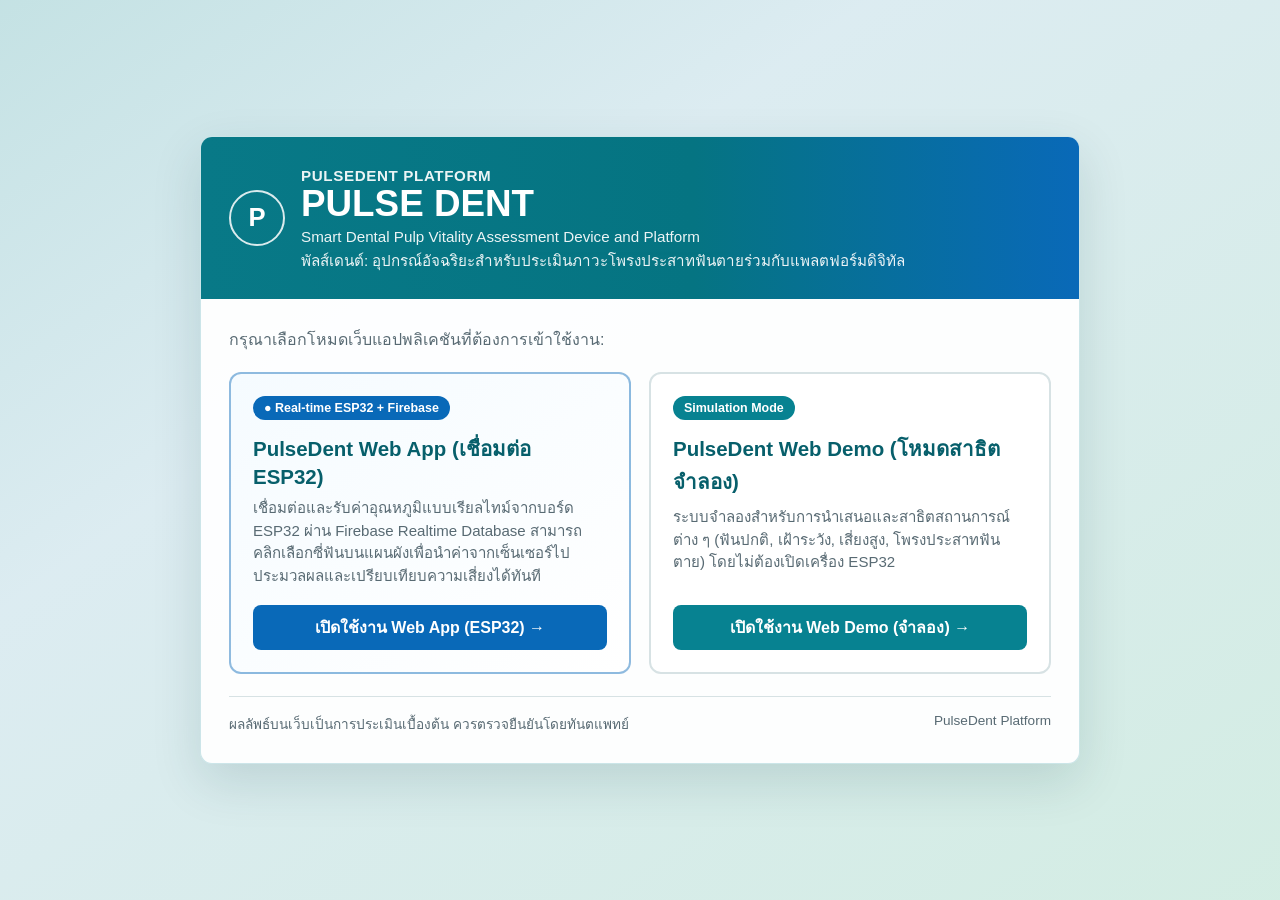
<file: index.html>
<!doctype html>
<html lang="th">
  <head>
    <meta charset="utf-8">
    <meta name="viewport" content="width=device-width, initial-scale=1">
    <title>PulseDent Platform — เลือกโหมดการใช้งาน</title>
    <link rel="icon" href="data:,">
    <style>
      :root {
        --ink: #17262c;
        --muted: #586a73;
        --line: #d7e2e4;
        --teal: #078291;
        --teal-dark: #075f6b;
        --blue: #0969b8;
        --green: #13a25c;
        --orange: #f39a23;
        --radius: 12px;
        --shadow: 0 18px 50px rgba(12, 64, 72, 0.14);
      }

      * {
        box-sizing: border-box;
      }

      body {
        min-height: 100vh;
        margin: 0;
        display: grid;
        place-items: center;
        padding: 24px;
        color: var(--ink);
        font-family: -apple-system, BlinkMacSystemFont, "Segoe UI", "Noto Sans Thai", sans-serif;
        background:
          linear-gradient(145deg, rgba(7, 130, 145, 0.18), rgba(9, 105, 184, 0.08) 34%, rgba(19, 162, 92, 0.12)),
          #eef7f6;
      }

      .portal-shell {
        width: min(880px, 100%);
        border: 1px solid rgba(7, 130, 145, 0.2);
        border-radius: var(--radius);
        background: rgba(255, 255, 255, 0.94);
        box-shadow: var(--shadow);
        overflow: hidden;
      }

      .portal-header {
        display: flex;
        align-items: center;
        gap: 16px;
        padding: 26px 28px;
        color: #fff;
        background: linear-gradient(90deg, #087987, #057482 56%, #0969b8);
      }

      .brand-mark {
        display: grid;
        flex: 0 0 56px;
        width: 56px;
        height: 56px;
        place-items: center;
        border: 2px solid rgba(255, 255, 255, 0.85);
        border-radius: 50%;
        font-size: 1.6rem;
        font-weight: 800;
      }

      .portal-header h1 {
        margin: 0;
        font-size: clamp(1.6rem, 3.5vw, 2.3rem);
        line-height: 1.1;
      }

      .portal-header p {
        margin: 4px 0 0;
        opacity: 0.92;
        font-size: 0.95rem;
      }

      .eyebrow {
        margin: 0 0 4px;
        font-size: 0.76rem;
        font-weight: 800;
        letter-spacing: 0.04em;
        text-transform: uppercase;
        opacity: 0.9;
      }

      .portal-body {
        padding: 28px;
      }

      .portal-intro {
        margin: 0 0 20px;
        color: var(--muted);
        font-size: 1rem;
      }

      .mode-grid {
        display: grid;
        grid-template-columns: repeat(auto-fit, minmax(290px, 1fr));
        gap: 18px;
      }

      .mode-card {
        display: flex;
        flex-direction: column;
        justify-content: space-between;
        padding: 22px;
        border: 2px solid var(--line);
        border-radius: var(--radius);
        background: #fff;
        text-decoration: none;
        color: inherit;
        transition: transform 160ms ease, border-color 160ms ease, box-shadow 160ms ease;
      }

      .mode-card:hover,
      .mode-card:focus-visible {
        transform: translateY(-3px);
        border-color: var(--teal);
        box-shadow: 0 12px 30px rgba(7, 130, 145, 0.16);
        outline: none;
      }

      .mode-card.primary {
        border-color: rgba(9, 105, 184, 0.45);
        background: linear-gradient(145deg, #f5fbff, #ffffff);
      }

      .badge {
        display: inline-flex;
        align-self: flex-start;
        align-items: center;
        gap: 6px;
        padding: 5px 11px;
        border-radius: 999px;
        font-size: 0.78rem;
        font-weight: 800;
        color: #fff;
        margin-bottom: 12px;
      }

      .badge.live {
        background: var(--blue);
      }

      .badge.demo {
        background: var(--teal);
      }

      .mode-card h2 {
        margin: 0 0 8px;
        font-size: 1.28rem;
        color: var(--teal-dark);
      }

      .mode-card p {
        margin: 0 0 18px;
        color: var(--muted);
        font-size: 0.94rem;
        line-height: 1.5;
      }

      .cta-button {
        display: inline-flex;
        align-items: center;
        justify-content: center;
        min-height: 42px;
        padding: 10px 16px;
        border-radius: 8px;
        font-weight: 800;
        color: #fff;
        background: var(--blue);
      }

      .mode-card.demo-card .cta-button {
        background: var(--teal);
      }

      .portal-footer {
        margin-top: 22px;
        padding-top: 16px;
        border-top: 1px solid var(--line);
        color: var(--muted);
        font-size: 0.85rem;
        display: flex;
        flex-wrap: wrap;
        justify-content: space-between;
        gap: 8px;
      }
    </style>
  </head>
  <body>
    <main class="portal-shell">
      <header class="portal-header">
        <span class="brand-mark" aria-hidden="true">P</span>
        <div>
          <p class="eyebrow">PulseDent Platform</p>
          <h1>PULSE DENT</h1>
          <p>Smart Dental Pulp Vitality Assessment Device and Platform</p>
          <p>พัลส์เดนต์: อุปกรณ์อัจฉริยะสำหรับประเมินภาวะโพรงประสาทฟันตายร่วมกับแพลตฟอร์มดิจิทัล</p>
        </div>
      </header>

      <section class="portal-body">
        <p class="portal-intro">กรุณาเลือกโหมดเว็บแอปพลิเคชันที่ต้องการเข้าใช้งาน:</p>

        <div class="mode-grid">
          <a class="mode-card primary" href="./web_app/index.html">
            <div>
              <span class="badge live">● Real-time ESP32 + Firebase</span>
              <h2>PulseDent Web App (เชื่อมต่อ ESP32)</h2>
              <p>
                เชื่อมต่อและรับค่าอุณหภูมิแบบเรียลไทม์จากบอร์ด ESP32 ผ่าน Firebase Realtime Database
                สามารถคลิกเลือกซี่ฟันบนแผนผังเพื่อนำค่าจากเซ็นเซอร์ไปประมวลผลและเปรียบเทียบความเสี่ยงได้ทันที
              </p>
            </div>
            <span class="cta-button">เปิดใช้งาน Web App (ESP32) →</span>
          </a>

          <a class="mode-card demo-card" href="./web_demo/index.html">
            <div>
              <span class="badge demo">Simulation Mode</span>
              <h2>PulseDent Web Demo (โหมดสาธิตจำลอง)</h2>
              <p>
                ระบบจำลองสำหรับการนำเสนอและสาธิตสถานการณ์ต่าง ๆ (ฟันปกติ, เฝ้าระวัง, เสี่ยงสูง, โพรงประสาทฟันตาย)
                โดยไม่ต้องเปิดเครื่อง ESP32
              </p>
            </div>
            <span class="cta-button">เปิดใช้งาน Web Demo (จำลอง) →</span>
          </a>
        </div>

        <footer class="portal-footer">
          <span>ผลลัพธ์บนเว็บเป็นการประเมินเบื้องต้น ควรตรวจยืนยันโดยทันตแพทย์</span>
          <span>PulseDent Platform</span>
        </footer>
      </section>
    </main>
  </body>
</html>
</file>
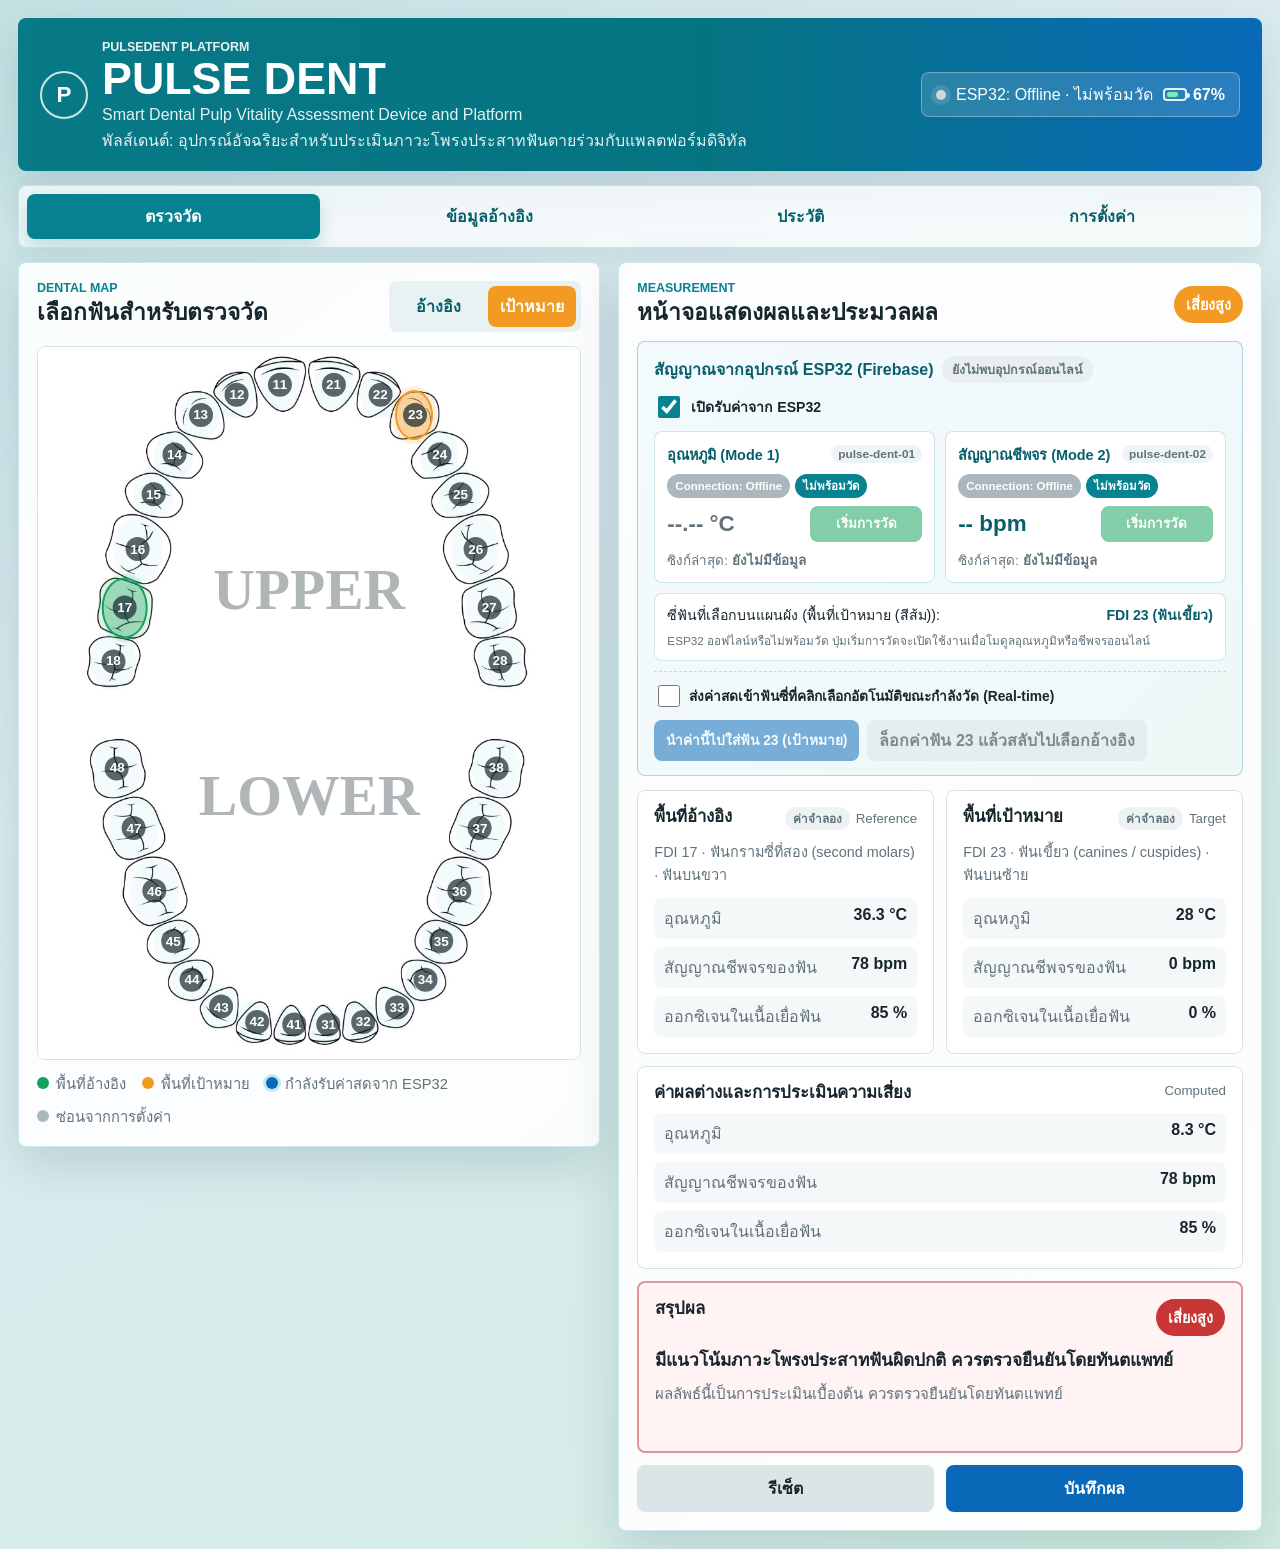
<file: web_app/index.html>
<!doctype html>
<html lang="th">
  <head>
    <meta charset="utf-8">
    <meta name="viewport" content="width=device-width, initial-scale=1">
    <title>PulseDent Platform</title>
    <link rel="icon" href="data:,">
    <link rel="stylesheet" href="style.css">
  </head>
  <body>
    <div class="app-shell">
      <header class="topbar">
        <div class="brand">
          <span class="brand-mark" aria-hidden="true">P</span>
          <div>
            <p class="eyebrow">PulseDent Platform</p>
            <h1>PULSE DENT</h1>
            <p>Smart Dental Pulp Vitality Assessment Device and Platform</p>
            <p>พัลส์เดนต์: อุปกรณ์อัจฉริยะสำหรับประเมินภาวะโพรงประสาทฟันตายร่วมกับแพลตฟอร์มดิจิทัล</p>
          </div>
        </div>
        <div class="device-status" id="headerDeviceStatus" aria-label="สถานะอุปกรณ์">
          <span class="status-dot" id="headerStatusDot" aria-hidden="true"></span>
          <span id="headerStatusText">เชื่อมต่อสำเร็จ</span>
          <span class="battery-status" id="batteryStatus" aria-label="แบตเตอรี่อุปกรณ์">
            <span class="battery-icon" aria-hidden="true"><span></span></span>
            <strong id="batteryText">67%</strong>
          </span>
        </div>
      </header>

      <nav class="tabbar" aria-label="PulseDent navigation">
        <button class="tab-button active" type="button" data-tab="dashboard">ตรวจวัด</button>
        <button class="tab-button" type="button" data-tab="simulation">ข้อมูลอ้างอิง</button>
        <button class="tab-button" type="button" data-tab="history">ประวัติ</button>
        <button class="tab-button" type="button" data-tab="settings">การตั้งค่า</button>
      </nav>

      <main>
        <section class="tab-panel active" id="dashboard" aria-labelledby="dashboard-tab">
          <div class="dashboard-grid">
            <section class="map-panel" aria-label="แผนผังฟันสำหรับเลือกพื้นที่ตรวจ">
              <div class="panel-heading compact">
                <div>
                  <p class="eyebrow">Dental Map</p>
                  <h2>เลือกฟันสำหรับตรวจวัด</h2>
                </div>
                <div class="mode-switch" role="group" aria-label="เลือกโหมดพื้นที่ตรวจ">
                  <button class="mode-button active" type="button" data-mode="reference">อ้างอิง</button>
                  <button class="mode-button" type="button" data-mode="target">เป้าหมาย</button>
                </div>
              </div>

              <div class="tooth-map" id="toothMap">
                <img src="tooth_01.jpg" alt="แผนผังฟันสำหรับระบบ PulseDent">
                <div class="arch-label upper-label" aria-hidden="true">UPPER</div>
                <div class="arch-label lower-label" aria-hidden="true">LOWER</div>
                <div class="tooth-layer" id="toothLayer" aria-label="ปุ่มเลือกฟัน"></div>
              </div>

              <div class="legend" aria-label="คำอธิบายสี">
                <span><i class="legend-dot reference-dot"></i>พื้นที่อ้างอิง</span>
                <span><i class="legend-dot target-dot"></i>พื้นที่เป้าหมาย</span>
                <span><i class="legend-dot live-dot"></i>กำลังรับค่าสดจาก ESP32</span>
                <span><i class="legend-dot hidden-dot"></i>ซ่อนจากการตั้งค่า</span>
              </div>
            </section>

            <section class="results-panel" aria-label="ผลการตรวจวัดจำลอง">
              <div class="panel-heading">
                <div>
                  <p class="eyebrow">Measurement</p>
                  <h2>หน้าจอแสดงผลและประมวลผล</h2>
                </div>
                <span class="scenario-badge" id="scenarioBadge">เสี่ยงสูง</span>
              </div>

              <article class="live-sensor-card" id="liveSensorCard" aria-live="polite"></article>

              <div class="measurement-grid">
                <article class="metric-card" id="referenceCard"></article>
                <article class="metric-card" id="targetCard"></article>
                <article class="metric-card wide" id="differenceCard"></article>
                <article class="risk-card wide" id="riskCard"></article>
              </div>

              <div class="actions">
                <button class="secondary-button" id="resetButton" type="button">รีเซ็ต</button>
                <button class="primary-button" id="saveButton" type="button">บันทึกผล</button>
              </div>
            </section>
          </div>
        </section>

        <section class="tab-panel" id="simulation">
          <div class="work-panel">
            <div class="panel-heading">
              <div>
                <p class="eyebrow">Simulation Control</p>
                <h2>ควบคุมสถานการณ์จำลอง</h2>
              </div>
              <span class="scenario-badge" id="simulationStatus">เสี่ยงสูง</span>
            </div>
            <div class="scenario-grid" id="scenarioGrid"></div>
          </div>
        </section>

        <section class="tab-panel" id="history">
          <div class="work-panel">
            <div class="panel-heading">
              <div>
                <p class="eyebrow">Patient Record</p>
                <h2>ประวัติการตรวจจำลอง</h2>
              </div>
              <button class="secondary-button small" id="clearHistoryButton" type="button">ล้างประวัติ</button>
            </div>
            <div class="table-wrap">
              <table>
                <thead>
                  <tr>
                    <th>วันที่</th>
                    <th>ผู้รับการตรวจ</th>
                    <th>ฟันอ้างอิง</th>
                    <th>ฟันเป้าหมาย</th>
                    <th>ผลต่างอุณหภูมิ</th>
                    <th>ผลต่างชีพจร</th>
                    <th>ผลต่างออกซิเจน</th>
                    <th>ผลประเมิน</th>
                  </tr>
                </thead>
                <tbody id="historyBody"></tbody>
              </table>
            </div>
          </div>
        </section>

        <section class="tab-panel" id="settings">
          <div class="settings-grid">
            <section class="settings-card">
              <div class="panel-heading compact">
                <div>
                  <p class="eyebrow">Display</p>
                  <h2>ข้อมูลที่แสดงหน้าหลัก</h2>
                </div>
              </div>
              <div class="settings-list" id="displaySettings"></div>
            </section>

            <section class="settings-card">
              <div class="panel-heading compact">
                <div>
                  <p class="eyebrow">Tooth Groups</p>
                  <h2>กลุ่มฟันที่กดเลือกได้</h2>
                </div>
              </div>
              <div class="settings-list" id="groupSettings"></div>
            </section>

            <section class="settings-card">
              <div class="panel-heading compact">
                <div>
                  <p class="eyebrow">Threshold</p>
                  <h2>เกณฑ์ประเมินจำลอง</h2>
                </div>
              </div>
              <div class="threshold-grid" id="thresholdSettings"></div>
              <button class="secondary-button full" id="resetSettingsButton" type="button">คืนค่าตั้งต้น</button>
            </section>

            <section class="settings-card wide">
              <div class="panel-heading compact">
                <div>
                  <p class="eyebrow">ESP32 & Firebase Connection</p>
                  <h2>ตั้งค่าการรับข้อมูลจาก ESP32 (Firebase Realtime Database)</h2>
                </div>
              </div>
              <div class="firebase-settings-grid" id="firebaseSettings"></div>
            </section>
          </div>
        </section>
      </main>
    </div>

    <script src="script.js"></script>
  </body>
</html>
</file>
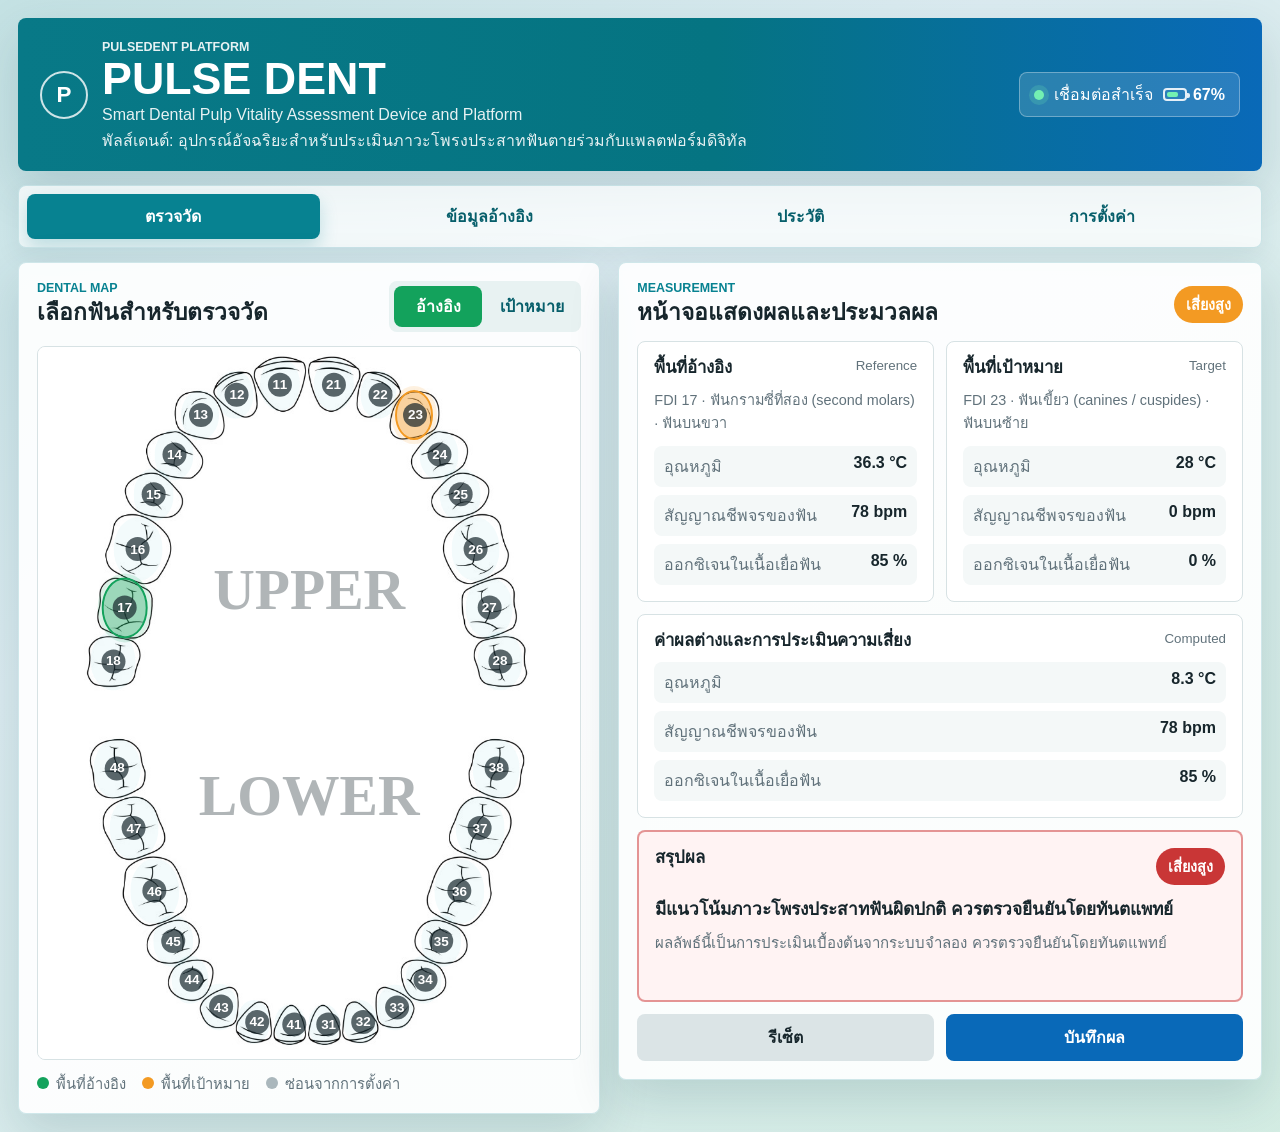
<file: web_demo/index.html>
<!doctype html>
<html lang="th">
  <head>
    <meta charset="utf-8">
    <meta name="viewport" content="width=device-width, initial-scale=1">
    <title>PulseDent Platform</title>
    <link rel="icon" href="data:,">
    <link rel="stylesheet" href="style.css">
  </head>
  <body>
    <div class="app-shell">
      <header class="topbar">
        <div class="brand">
          <span class="brand-mark" aria-hidden="true">P</span>
          <div>
            <p class="eyebrow">PulseDent Platform</p>
            <h1>PULSE DENT</h1>
            <p>Smart Dental Pulp Vitality Assessment Device and Platform</p>
            <p>พัลส์เดนต์: อุปกรณ์อัจฉริยะสำหรับประเมินภาวะโพรงประสาทฟันตายร่วมกับแพลตฟอร์มดิจิทัล</p>
          </div>
        </div>
        <div class="device-status" aria-label="สถานะอุปกรณ์จำลอง">
          <span class="status-dot" aria-hidden="true"></span>
          <span>เชื่อมต่อสำเร็จ</span>
          <span class="battery-status" id="batteryStatus" aria-label="แบตเตอรี่อุปกรณ์จำลอง">
            <span class="battery-icon" aria-hidden="true"><span></span></span>
            <strong id="batteryText">67%</strong>
          </span>
        </div>
      </header>

      <nav class="tabbar" aria-label="PulseDent navigation">
        <button class="tab-button active" type="button" data-tab="dashboard">ตรวจวัด</button>
        <button class="tab-button" type="button" data-tab="simulation">ข้อมูลอ้างอิง</button>
        <button class="tab-button" type="button" data-tab="history">ประวัติ</button>
        <button class="tab-button" type="button" data-tab="settings">การตั้งค่า</button>
      </nav>

      <main>
        <section class="tab-panel active" id="dashboard" aria-labelledby="dashboard-tab">
          <div class="dashboard-grid">
            <section class="map-panel" aria-label="แผนผังฟันสำหรับเลือกพื้นที่ตรวจ">
              <div class="panel-heading compact">
                <div>
                  <p class="eyebrow">Dental Map</p>
                  <h2>เลือกฟันสำหรับตรวจวัด</h2>
                </div>
                <div class="mode-switch" role="group" aria-label="เลือกโหมดพื้นที่ตรวจ">
                  <button class="mode-button active" type="button" data-mode="reference">อ้างอิง</button>
                  <button class="mode-button" type="button" data-mode="target">เป้าหมาย</button>
                </div>
              </div>

              <div class="tooth-map" id="toothMap">
                <img src="tooth_01.jpg" alt="แผนผังฟันสำหรับระบบ PulseDent">
                <div class="arch-label upper-label" aria-hidden="true">UPPER</div>
                <div class="arch-label lower-label" aria-hidden="true">LOWER</div>
                <div class="tooth-layer" id="toothLayer" aria-label="ปุ่มเลือกฟัน"></div>
              </div>

              <div class="legend" aria-label="คำอธิบายสี">
                <span><i class="legend-dot reference-dot"></i>พื้นที่อ้างอิง</span>
                <span><i class="legend-dot target-dot"></i>พื้นที่เป้าหมาย</span>
                <span><i class="legend-dot hidden-dot"></i>ซ่อนจากการตั้งค่า</span>
              </div>
            </section>

            <section class="results-panel" aria-label="ผลการตรวจวัดจำลอง">
              <div class="panel-heading">
                <div>
                  <p class="eyebrow">Measurement</p>
                  <h2>หน้าจอแสดงผลและประมวลผล</h2>
                </div>
                <span class="scenario-badge" id="scenarioBadge">เสี่ยงสูง</span>
              </div>

              <div class="measurement-grid">
                <article class="metric-card" id="referenceCard"></article>
                <article class="metric-card" id="targetCard"></article>
                <article class="metric-card wide" id="differenceCard"></article>
                <article class="risk-card wide" id="riskCard"></article>
              </div>

              <div class="actions">
                <button class="secondary-button" id="resetButton" type="button">รีเซ็ต</button>
                <button class="primary-button" id="saveButton" type="button">บันทึกผล</button>
              </div>
            </section>
          </div>
        </section>

        <section class="tab-panel" id="simulation">
          <div class="work-panel">
            <div class="panel-heading">
              <div>
                <p class="eyebrow">Simulation Control</p>
                <h2>ควบคุมสถานการณ์จำลอง</h2>
              </div>
              <span class="scenario-badge" id="simulationStatus">เสี่ยงสูง</span>
            </div>
            <div class="scenario-grid" id="scenarioGrid"></div>
          </div>
        </section>

        <section class="tab-panel" id="history">
          <div class="work-panel">
            <div class="panel-heading">
              <div>
                <p class="eyebrow">Patient Record</p>
                <h2>ประวัติการตรวจจำลอง</h2>
              </div>
              <button class="secondary-button small" id="clearHistoryButton" type="button">ล้างประวัติ</button>
            </div>
            <div class="table-wrap">
              <table>
                <thead>
                  <tr>
                    <th>วันที่</th>
                    <th>ผู้รับการตรวจ</th>
                    <th>ฟันอ้างอิง</th>
                    <th>ฟันเป้าหมาย</th>
                    <th>ผลต่างอุณหภูมิ</th>
                    <th>ผลต่างชีพจร</th>
                    <th>ผลต่างออกซิเจน</th>
                    <th>ผลประเมิน</th>
                  </tr>
                </thead>
                <tbody id="historyBody"></tbody>
              </table>
            </div>
          </div>
        </section>

        <section class="tab-panel" id="settings">
          <div class="settings-grid">
            <section class="settings-card">
              <div class="panel-heading compact">
                <div>
                  <p class="eyebrow">Display</p>
                  <h2>ข้อมูลที่แสดงหน้าหลัก</h2>
                </div>
              </div>
              <div class="settings-list" id="displaySettings"></div>
            </section>

            <section class="settings-card">
              <div class="panel-heading compact">
                <div>
                  <p class="eyebrow">Tooth Groups</p>
                  <h2>กลุ่มฟันที่กดเลือกได้</h2>
                </div>
              </div>
              <div class="settings-list" id="groupSettings"></div>
            </section>

            <section class="settings-card">
              <div class="panel-heading compact">
                <div>
                  <p class="eyebrow">Threshold</p>
                  <h2>เกณฑ์ประเมินจำลอง</h2>
                </div>
              </div>
              <div class="threshold-grid" id="thresholdSettings"></div>
              <button class="secondary-button full" id="resetSettingsButton" type="button">คืนค่าตั้งต้น</button>
            </section>
          </div>
        </section>
      </main>
    </div>

    <script src="script.js"></script>
  </body>
</html>
</file>
<file: web_app/style.css>
:root {
  color-scheme: light;
  --ink: #17262c;
  --muted: #61727b;
  --line: #d7e2e4;
  --paper: #ffffff;
  --panel: rgba(255, 255, 255, 0.9);
  --teal: #078291;
  --teal-dark: #075f6b;
  --cyan: #57c3d1;
  --blue: #0969b8;
  --green: #13a25c;
  --orange: #f39a23;
  --red: #c93636;
  --yellow: #f2c94c;
  --gray: #aab7bc;
  --shadow: 0 18px 50px rgba(12, 64, 72, 0.16);
  --radius: 8px;
}

* {
  box-sizing: border-box;
}

html {
  min-height: 100%;
}

body {
  min-height: 100%;
  margin: 0;
  overflow-x: hidden;
  color: var(--ink);
  font-family: -apple-system, BlinkMacSystemFont, "Segoe UI", "Noto Sans Thai", sans-serif;
  background:
    linear-gradient(145deg, rgba(7, 130, 145, 0.18), rgba(9, 105, 184, 0.08) 34%, rgba(19, 162, 92, 0.12)),
    #eef7f6;
}

button,
input {
  font: inherit;
}

button {
  cursor: pointer;
}

.app-shell {
  width: min(1440px, 100%);
  min-height: 100vh;
  margin: 0 auto;
  padding: 18px;
}

.topbar {
  display: flex;
  align-items: center;
  justify-content: space-between;
  gap: 18px;
  padding: 18px 22px;
  color: #fff;
  background: linear-gradient(90deg, #087987, #057482 56%, #0969b8);
  border-radius: var(--radius);
  box-shadow: var(--shadow);
}

.brand {
  display: flex;
  align-items: center;
  gap: 14px;
  min-width: 0;
}

.brand > div {
  min-width: 0;
}

.brand-mark {
  display: grid;
  flex: 0 0 48px;
  width: 48px;
  height: 48px;
  place-items: center;
  border: 2px solid rgba(255, 255, 255, 0.8);
  border-radius: 50%;
  font-size: 1.4rem;
  font-weight: 800;
}

.brand h1,
.panel-heading h2 {
  margin: 0;
}

.brand h1 {
  font-size: clamp(1.7rem, 3.5vw, 3.2rem);
  line-height: 1.08;
}

.brand p {
  margin: 4px 0 0;
  opacity: 0.9;
  overflow-wrap: anywhere;
}

.eyebrow {
  margin: 0 0 4px;
  color: inherit;
  font-size: 0.78rem;
  font-weight: 800;
  text-transform: uppercase;
}

.device-status {
  display: flex;
  align-items: center;
  gap: 10px;
  min-height: 44px;
  padding: 9px 14px;
  border: 1px solid rgba(255, 255, 255, 0.32);
  border-radius: var(--radius);
  background: rgba(255, 255, 255, 0.14);
  white-space: nowrap;
}

.status-dot {
  width: 10px;
  height: 10px;
  border-radius: 50%;
  background: #73f0b2;
  box-shadow: 0 0 0 5px rgba(115, 240, 178, 0.18);
  transition: background 180ms ease, box-shadow 180ms ease;
}

.status-dot.stale {
  background: #f2c94c;
  box-shadow: 0 0 0 5px rgba(242, 201, 76, 0.24);
}

.status-dot.offline {
  background: #cfd8dc;
  box-shadow: 0 0 0 5px rgba(207, 216, 220, 0.16);
}

.battery-status {
  --battery-level: 67%;
  display: inline-flex;
  align-items: center;
  gap: 6px;
  font-weight: 900;
}

.battery-icon {
  position: relative;
  display: inline-flex;
  align-items: center;
  width: 24px;
  height: 13px;
  padding: 2px;
  border: 2px solid rgba(255, 255, 255, 0.88);
  border-radius: 4px;
}

.battery-icon::after {
  content: "";
  position: absolute;
  top: 3px;
  right: -5px;
  width: 3px;
  height: 5px;
  border-radius: 0 2px 2px 0;
  background: rgba(255, 255, 255, 0.88);
}

.battery-icon span {
  display: block;
  width: var(--battery-level);
  height: 100%;
  border-radius: 2px;
  background: #73f0b2;
}

.tabbar {
  display: flex;
  gap: 8px;
  margin: 14px 0;
  padding: 8px;
  overflow-x: auto;
  border: 1px solid rgba(7, 130, 145, 0.18);
  border-radius: var(--radius);
  background: rgba(255, 255, 255, 0.72);
  box-shadow: 0 8px 24px rgba(12, 64, 72, 0.08);
}

.tab-button,
.mode-button,
.primary-button,
.secondary-button {
  min-height: 42px;
  border: 0;
  border-radius: var(--radius);
  font-weight: 800;
}

.tab-button {
  flex: 1 0 max-content;
  padding: 10px 18px;
  color: var(--teal-dark);
  background: transparent;
}

.tab-button.active {
  color: #fff;
  background: var(--teal);
  box-shadow: 0 8px 18px rgba(7, 130, 145, 0.22);
}

.tab-panel {
  display: none;
}

.tab-panel.active {
  display: block;
}

.dashboard-grid {
  display: grid;
  grid-template-columns: minmax(440px, 0.95fr) minmax(410px, 1.05fr);
  gap: 18px;
  align-items: start;
}

.dashboard-grid > *,
.measurement-grid > *,
.settings-grid > * {
  min-width: 0;
}

.map-panel,
.results-panel,
.work-panel,
.settings-card {
  min-width: 0;
  border: 1px solid rgba(7, 130, 145, 0.18);
  border-radius: var(--radius);
  background: var(--panel);
  box-shadow: var(--shadow);
}

.map-panel,
.results-panel,
.work-panel,
.settings-card {
  padding: 18px;
}

.panel-heading {
  display: flex;
  align-items: center;
  justify-content: space-between;
  gap: 16px;
  margin-bottom: 14px;
}

.panel-heading h2 {
  font-size: clamp(1.1rem, 2vw, 1.42rem);
  line-height: 1.2;
}

.panel-heading .eyebrow {
  color: var(--teal);
}

.compact {
  align-items: start;
}

.mode-switch {
  display: grid;
  grid-template-columns: 1fr 1fr;
  gap: 6px;
  min-width: 190px;
  padding: 5px;
  border-radius: var(--radius);
  background: #e8f2f2;
}

.mode-button {
  min-height: 38px;
  padding: 8px 12px;
  color: var(--teal-dark);
  background: transparent;
}

.mode-button.active[data-mode="reference"] {
  color: #fff;
  background: var(--green);
}

.mode-button.active[data-mode="target"] {
  color: #fff;
  background: var(--orange);
}

.tooth-map {
  position: relative;
  width: 100%;
  max-width: 650px;
  min-width: 0;
  margin: 0 auto;
  overflow: hidden;
  border: 1px solid var(--line);
  border-radius: var(--radius);
  background: #fff;
}

.tooth-map img {
  display: block;
  width: 100%;
  min-width: 0;
  height: auto;
  user-select: none;
}

.tooth-layer {
  position: absolute;
  inset: 0;
}

.arch-label {
  position: absolute;
  left: 50%;
  z-index: 1;
  transform: translateX(-50%);
  color: rgba(23, 38, 44, 0.34);
  font-family: Georgia, "Times New Roman", serif;
  font-size: clamp(1.6rem, 5.2vw, 3.6rem);
  font-weight: 800;
  letter-spacing: 0;
  line-height: 1;
  pointer-events: none;
  text-shadow: 0 1px 0 rgba(255, 255, 255, 0.92);
}

.upper-label {
  top: 30%;
}

.lower-label {
  top: 59%;
}

.tooth-button {
  position: absolute;
  z-index: 2;
  display: grid;
  place-items: center;
  width: var(--size);
  height: var(--size);
  min-width: 30px;
  min-height: 30px;
  transform: translate(-50%, -50%);
  border: 2px solid rgba(7, 130, 145, 0);
  border-radius: 50%;
  color: var(--ink);
  background: rgba(87, 195, 209, 0.07);
  transition: background 160ms ease, border-color 160ms ease, box-shadow 160ms ease, opacity 160ms ease;
}

.tooth-button:hover,
.tooth-button:focus-visible {
  outline: none;
  border-color: var(--cyan);
  background: rgba(87, 195, 209, 0.35);
  box-shadow: 0 0 0 4px rgba(87, 195, 209, 0.2);
}

.tooth-button.reference {
  border-color: var(--green);
  background: rgba(19, 162, 92, 0.42);
  box-shadow: 0 0 0 4px rgba(19, 162, 92, 0.14);
}

.tooth-button.target {
  border-color: var(--orange);
  background: rgba(243, 154, 35, 0.44);
  box-shadow: 0 0 0 4px rgba(243, 154, 35, 0.14);
}

.tooth-button.esp-assigned::after {
  content: "";
  position: absolute;
  top: -2px;
  right: -2px;
  width: 10px;
  height: 10px;
  border: 2px solid #fff;
  border-radius: 50%;
  background: var(--blue);
}

.tooth-button.live-streaming {
  animation: liveToothPulse 1.6s infinite ease-in-out;
}

@keyframes liveToothPulse {
  0%,
  100% {
    box-shadow: 0 0 0 3px rgba(9, 105, 184, 0.35), 0 0 0 7px rgba(87, 195, 209, 0.2);
  }
  50% {
    box-shadow: 0 0 0 5px rgba(9, 105, 184, 0.65), 0 0 0 11px rgba(87, 195, 209, 0.38);
  }
}

.tooth-button.hidden-group {
  pointer-events: none;
  opacity: 0.18;
  filter: grayscale(1);
}

.tooth-label {
  display: grid;
  min-width: 24px;
  min-height: 24px;
  place-items: center;
  border-radius: 999px;
  color: #fff;
  background: rgba(23, 38, 44, 0.7);
  font-size: clamp(0.68rem, 1.4vw, 0.84rem);
  font-weight: 800;
  line-height: 1;
}

.tooth-button:not(.show-fdi) .tooth-label {
  display: none;
}

.legend {
  display: flex;
  flex-wrap: wrap;
  gap: 10px 16px;
  margin-top: 12px;
  color: var(--muted);
  font-size: 0.92rem;
}

.legend span {
  display: inline-flex;
  align-items: center;
  gap: 7px;
}

.legend-dot {
  width: 12px;
  height: 12px;
  border-radius: 50%;
}

.reference-dot {
  background: var(--green);
}

.target-dot {
  background: var(--orange);
}

.live-dot {
  background: var(--blue);
  box-shadow: 0 0 0 3px rgba(87, 195, 209, 0.35);
}

.hidden-dot {
  background: var(--gray);
}

.live-sensor-card {
  margin-bottom: 14px;
  padding: 14px 16px;
  border: 1.5px solid rgba(9, 105, 184, 0.28);
  border-radius: var(--radius);
  background: linear-gradient(135deg, #f3fafe, #eef8f7);
}

.live-sensor-card.disabled {
  border-color: var(--line);
  background: #f7fafa;
}

.live-sensor-header {
  display: flex;
  flex-wrap: wrap;
  align-items: center;
  justify-content: space-between;
  gap: 10px;
  margin-bottom: 10px;
}

.live-sensor-title {
  display: flex;
  flex-wrap: wrap;
  align-items: center;
  gap: 8px;
}

.live-sensor-title h3 {
  margin: 0;
  font-size: 1rem;
  color: var(--teal-dark);
}

.live-pill {
  display: inline-flex;
  align-items: center;
  gap: 6px;
  padding: 4px 10px;
  border-radius: 999px;
  font-size: 0.78rem;
  font-weight: 800;
  color: #fff;
  background: var(--gray);
}

.live-pill.online {
  background: var(--green);
}

.live-pill.measuring {
  background: var(--blue);
}

.live-pill.standby {
  background: var(--teal);
}

.live-pill.pending {
  background: var(--orange);
}

.live-pill.stale {
  background: var(--orange);
}

.live-pill.offline {
  background: var(--gray);
}

.command-error-banner {
  margin-bottom: 10px;
  padding: 8px 12px;
  border: 1px solid rgba(201, 54, 54, 0.35);
  border-radius: var(--radius);
  background: #fff3f3;
  color: var(--red);
  font-size: 0.86rem;
  font-weight: 700;
}

.measure-toggle-btn {
  display: inline-flex;
  align-items: center;
  justify-content: center;
  min-width: 142px;
  min-height: 40px;
  padding: 8px 16px;
  border: 0;
  border-radius: var(--radius);
  color: #fff;
  font-size: 0.94rem;
  font-weight: 900;
  transition: background 160ms ease, opacity 160ms ease, transform 120ms ease;
}

.measure-toggle-btn.start {
  background: var(--green);
  box-shadow: 0 4px 12px rgba(19, 162, 92, 0.25);
}

.measure-toggle-btn.stop {
  background: var(--orange);
  box-shadow: 0 4px 12px rgba(243, 154, 35, 0.28);
}

.measure-toggle-btn.pending {
  background: var(--teal);
}

.measure-toggle-btn:disabled,
.primary-button:disabled,
.secondary-button:disabled {
  opacity: 0.52;
  cursor: not-allowed;
  box-shadow: none;
}

.live-temp-value.standby-value {
  color: var(--muted);
}

.live-toggle-wrap {
  display: inline-flex;
  align-items: center;
  gap: 8px;
  font-size: 0.88rem;
  font-weight: 800;
  color: var(--ink);
  cursor: pointer;
}

.live-sensor-body {
  display: grid;
  grid-template-columns: 1fr;
  gap: 10px;
}

.dual-device-grid {
  display: grid;
  grid-template-columns: repeat(2, minmax(0, 1fr));
  gap: 10px;
}

.device-module-card {
  display: grid;
  gap: 8px;
  padding: 11px 12px;
  border: 1px solid rgba(7, 130, 145, 0.2);
  border-radius: var(--radius);
  background: #fff;
}

.device-module-card.online {
  border-color: rgba(19, 162, 92, 0.45);
}

.device-module-card.measuring {
  border-color: rgba(9, 105, 184, 0.55);
  box-shadow: 0 4px 14px rgba(9, 105, 184, 0.1);
}

.device-module-head {
  display: flex;
  flex-wrap: wrap;
  align-items: center;
  justify-content: space-between;
  gap: 6px;
}

.device-module-name {
  display: flex;
  align-items: center;
  gap: 6px;
  font-size: 0.9rem;
  font-weight: 800;
  color: var(--teal-dark);
}

.device-module-id {
  font-size: 0.74rem;
  font-weight: 700;
  color: var(--muted);
  background: #eef4f5;
  padding: 2px 7px;
  border-radius: 999px;
}

.device-module-pills {
  display: flex;
  flex-wrap: wrap;
  gap: 5px;
}

.device-module-pills .live-pill {
  font-size: 0.72rem;
  padding: 3px 8px;
}

.device-module-reading {
  display: flex;
  align-items: center;
  justify-content: space-between;
  gap: 8px;
  flex-wrap: wrap;
}

.device-module-reading .measure-toggle-btn {
  min-width: 112px;
  min-height: 36px;
  padding: 6px 12px;
  font-size: 0.84rem;
}

.live-summary-pill {
  display: inline-flex;
  align-items: center;
  gap: 6px;
  padding: 4px 10px;
  border-radius: 999px;
  font-size: 0.78rem;
  font-weight: 800;
  color: var(--teal-dark);
  background: #d7f2ee;
}

.live-summary-pill.dual {
  color: #fff;
  background: var(--blue);
}

.live-summary-pill.offline {
  color: var(--muted);
  background: #e9eff1;
}

.live-batch-bar {
  display: flex;
  flex-wrap: wrap;
  align-items: center;
  justify-content: space-between;
  gap: 8px;
  padding: 8px 12px;
  border: 1px solid rgba(9, 105, 184, 0.2);
  border-radius: var(--radius);
  background: rgba(255, 255, 255, 0.85);
  font-size: 0.84rem;
}

.live-batch-actions {
  display: flex;
  flex-wrap: wrap;
  gap: 6px;
}

.live-reading-box {
  display: flex;
  flex-wrap: wrap;
  align-items: baseline;
  justify-content: space-between;
  gap: 8px 14px;
  padding: 10px 12px;
  border: 1px solid rgba(7, 130, 145, 0.18);
  border-radius: var(--radius);
  background: #fff;
}

.live-temp-value {
  font-size: 1.4rem;
  font-weight: 900;
  color: var(--blue);
}

.live-temp-value.pulse-value {
  color: var(--teal-dark);
}

.live-sub-metrics {
  display: flex;
  flex-wrap: wrap;
  gap: 8px 12px;
  font-size: 0.84rem;
  color: var(--muted);
}

.live-route-box {
  display: grid;
  gap: 6px;
  padding: 10px 12px;
  border: 1px solid rgba(7, 130, 145, 0.18);
  border-radius: var(--radius);
  background: #fff;
  font-size: 0.88rem;
}

.live-route-target {
  display: flex;
  align-items: center;
  justify-content: space-between;
  gap: 8px;
}

.live-route-target strong {
  color: var(--teal-dark);
}

.live-sensor-controls {
  display: flex;
  flex-wrap: wrap;
  align-items: center;
  justify-content: space-between;
  gap: 10px;
  margin-top: 10px;
  padding-top: 10px;
  border-top: 1px dashed rgba(7, 130, 145, 0.22);
}

.live-mode-options {
  display: flex;
  flex-wrap: wrap;
  align-items: center;
  gap: 12px;
  font-size: 0.86rem;
  font-weight: 700;
}

.live-mode-options label {
  display: inline-flex;
  align-items: center;
  gap: 6px;
  cursor: pointer;
}

.live-action-buttons {
  display: flex;
  flex-wrap: wrap;
  gap: 8px;
}

.primary-button.small {
  min-height: 36px;
  padding: 7px 12px;
  font-size: 0.86rem;
}

.source-badge {
  display: inline-flex;
  align-items: center;
  gap: 4px;
  padding: 2px 8px;
  border-radius: 999px;
  font-size: 0.74rem;
  font-weight: 800;
}

.source-badge.live {
  color: #fff;
  background: var(--blue);
}

.source-badge.captured {
  color: var(--teal-dark);
  background: #d7f2ee;
}

.source-badge.mock {
  color: var(--muted);
  background: #edf2f3;
}

.firebase-settings-grid {
  display: grid;
  grid-template-columns: 1.8fr 1fr 1fr 0.8fr auto;
  gap: 12px;
  align-items: end;
}

.scenario-badge,
.risk-level {
  display: inline-flex;
  align-items: center;
  justify-content: center;
  min-height: 34px;
  padding: 7px 12px;
  border-radius: 999px;
  color: #fff;
  background: var(--orange);
  font-size: 0.9rem;
  font-weight: 900;
  white-space: nowrap;
}

.measurement-grid {
  display: grid;
  grid-template-columns: 1fr 1fr;
  gap: 12px;
}

.metric-card,
.risk-card {
  min-height: 172px;
  padding: 16px;
  border: 1px solid var(--line);
  border-radius: var(--radius);
  background: var(--paper);
}

.wide {
  grid-column: 1 / -1;
}

.card-title {
  display: flex;
  align-items: start;
  justify-content: space-between;
  gap: 12px;
  margin-bottom: 10px;
}

.card-title h3 {
  margin: 0;
  font-size: 1.05rem;
  line-height: 1.24;
}

.card-title small,
.tooth-meta,
.empty-state,
.risk-note {
  color: var(--muted);
}

.tooth-meta {
  margin: 0 0 12px;
  font-size: 0.9rem;
}

.value-list {
  display: grid;
  gap: 8px;
  margin: 0;
}

.value-row {
  display: flex;
  justify-content: space-between;
  gap: 12px;
  padding: 8px 10px;
  border-radius: var(--radius);
  background: #f4f8f8;
}

.value-row dt,
.value-row dd {
  margin: 0;
}

.value-row dt {
  color: var(--muted);
}

.value-row dd {
  font-weight: 900;
}

.empty-state {
  display: grid;
  min-height: 98px;
  place-items: center;
  border: 1px dashed var(--line);
  border-radius: var(--radius);
  text-align: center;
}

.risk-card {
  border-width: 2px;
}

.risk-card.risk-normal {
  border-color: rgba(19, 162, 92, 0.5);
  background: #f1fbf5;
}

.risk-card.risk-warning {
  border-color: rgba(243, 154, 35, 0.55);
  background: #fff8eb;
}

.risk-card.risk-high {
  border-color: rgba(201, 54, 54, 0.5);
  background: #fff3f3;
}

.risk-level.risk-normal {
  background: var(--green);
}

.risk-level.risk-warning {
  background: var(--orange);
}

.risk-level.risk-high {
  background: var(--red);
}

.risk-message {
  margin: 10px 0 8px;
  font-size: 1.08rem;
  font-weight: 800;
}

.risk-note {
  margin: 0;
  font-size: 0.94rem;
}

.actions {
  display: grid;
  grid-template-columns: 1fr 1fr;
  gap: 12px;
  margin-top: 12px;
}

.primary-button,
.secondary-button {
  padding: 11px 16px;
}

.primary-button {
  color: #fff;
  background: var(--blue);
}

.secondary-button {
  color: var(--ink);
  background: #dbe4e6;
}

.secondary-button.small {
  min-height: 38px;
  padding: 8px 12px;
}

.secondary-button.full {
  width: 100%;
  margin-top: 14px;
}

.scenario-grid {
  display: grid;
  grid-template-columns: repeat(3, minmax(0, 1fr));
  gap: 12px;
}

.scenario-card {
  min-height: 138px;
  padding: 15px;
  border: 1px solid var(--line);
  border-radius: var(--radius);
  background: var(--paper);
  text-align: left;
}

.scenario-card.active {
  border-color: var(--teal);
  box-shadow: inset 0 0 0 2px rgba(7, 130, 145, 0.18);
}

.scenario-card strong {
  display: block;
  margin-bottom: 8px;
  font-size: 1.03rem;
}

.scenario-card span {
  display: block;
  color: var(--muted);
  font-size: 0.92rem;
  line-height: 1.45;
}

.table-wrap {
  overflow-x: auto;
  border: 1px solid var(--line);
  border-radius: var(--radius);
}

table {
  width: 100%;
  min-width: 900px;
  border-collapse: collapse;
  background: var(--paper);
}

th,
td {
  padding: 12px 14px;
  border-bottom: 1px solid var(--line);
  text-align: left;
  vertical-align: top;
}

th {
  color: var(--teal-dark);
  background: #eef7f7;
  font-size: 0.9rem;
}

tbody tr:last-child td {
  border-bottom: 0;
}

.settings-grid {
  display: grid;
  grid-template-columns: repeat(3, minmax(0, 1fr));
  gap: 18px;
  align-items: start;
}

.settings-list {
  display: grid;
  gap: 10px;
}

.check-row {
  display: flex;
  align-items: center;
  justify-content: space-between;
  gap: 14px;
  min-height: 46px;
  padding: 10px 12px;
  border: 1px solid var(--line);
  border-radius: var(--radius);
  background: var(--paper);
}

.number-row {
  display: flex;
  align-items: center;
  justify-content: space-between;
  gap: 14px;
  min-height: 56px;
  padding: 10px 12px;
  border: 1px solid var(--line);
  border-radius: var(--radius);
  background: var(--paper);
}

.check-row label,
.number-row label {
  flex: 1;
  font-weight: 800;
}

.check-row small,
.number-row small {
  display: block;
  margin-top: 2px;
  color: var(--muted);
  font-weight: 500;
}

.number-control {
  display: inline-flex;
  align-items: center;
  gap: 6px;
}

.number-control input {
  width: 82px;
  min-height: 38px;
  padding: 8px 10px;
  border: 1px solid var(--line);
  border-radius: var(--radius);
  color: var(--ink);
  background: var(--paper);
  font-weight: 900;
  text-align: right;
}

.number-control span {
  color: var(--muted);
  font-weight: 900;
}

input[type="checkbox"] {
  width: 22px;
  height: 22px;
  accent-color: var(--teal);
}

.threshold-grid {
  display: grid;
  gap: 12px;
}

.threshold-field {
  display: grid;
  gap: 6px;
}

.threshold-field label {
  font-weight: 800;
}

.threshold-field input {
  width: 100%;
  min-height: 42px;
  padding: 9px 11px;
  border: 1px solid var(--line);
  border-radius: var(--radius);
  color: var(--ink);
  background: var(--paper);
}

@media (max-width: 1120px) {
  .dashboard-grid,
  .settings-grid,
  .live-sensor-body,
  .dual-device-grid,
  .firebase-settings-grid {
    grid-template-columns: minmax(0, 1fr);
  }

  .tooth-map {
    width: 100%;
    max-width: 720px;
  }

  .scenario-grid {
    grid-template-columns: repeat(2, minmax(0, 1fr));
  }
}

@media (max-width: 720px) {
  .app-shell {
    width: 100vw;
    max-width: 100vw;
    padding: 10px;
    overflow: hidden;
  }

  main,
  .tabbar,
  .tab-panel,
  .dashboard-grid,
  .map-panel,
  .results-panel,
  .work-panel,
  .settings-card {
    width: 100%;
    max-width: 100%;
  }

  .topbar,
  .panel-heading,
  .card-title {
    align-items: stretch;
    flex-direction: column;
  }

  .topbar {
    overflow: hidden;
  }

  .brand {
    align-items: start;
    width: 100%;
  }

  .brand-mark {
    width: 42px;
    height: 42px;
    flex-basis: 42px;
  }

  .device-status,
  .mode-switch {
    width: 100%;
  }

  .mode-switch {
    min-width: 0;
    grid-template-columns: minmax(0, 1fr) minmax(0, 1fr);
  }

  .mode-button {
    min-width: 0;
    padding-inline: 8px;
  }

  .tooth-map {
    max-width: 100%;
  }

  .map-panel,
  .results-panel,
  .work-panel,
  .settings-card {
    padding: 12px;
  }

  .measurement-grid,
  .actions,
  .scenario-grid {
    grid-template-columns: minmax(0, 1fr);
  }

  .tooth-button {
    min-width: 26px;
    min-height: 26px;
  }

  .tooth-label {
    min-width: 20px;
    min-height: 20px;
    font-size: 0.68rem;
  }

  .legend {
    font-size: 0.84rem;
  }
}

@media (max-width: 420px) {
  .brand h1 {
    font-size: 1.55rem;
  }

  .tab-button {
    padding-inline: 13px;
  }

  .value-row {
    align-items: start;
    flex-direction: column;
    gap: 2px;
  }
}
</file>
<file: web_demo/style.css>
:root {
  color-scheme: light;
  --ink: #17262c;
  --muted: #61727b;
  --line: #d7e2e4;
  --paper: #ffffff;
  --panel: rgba(255, 255, 255, 0.9);
  --teal: #078291;
  --teal-dark: #075f6b;
  --cyan: #57c3d1;
  --blue: #0969b8;
  --green: #13a25c;
  --orange: #f39a23;
  --red: #c93636;
  --yellow: #f2c94c;
  --gray: #aab7bc;
  --shadow: 0 18px 50px rgba(12, 64, 72, 0.16);
  --radius: 8px;
}

* {
  box-sizing: border-box;
}

html {
  min-height: 100%;
}

body {
  min-height: 100%;
  margin: 0;
  overflow-x: hidden;
  color: var(--ink);
  font-family: -apple-system, BlinkMacSystemFont, "Segoe UI", "Noto Sans Thai", sans-serif;
  background:
    linear-gradient(145deg, rgba(7, 130, 145, 0.18), rgba(9, 105, 184, 0.08) 34%, rgba(19, 162, 92, 0.12)),
    #eef7f6;
}

button,
input {
  font: inherit;
}

button {
  cursor: pointer;
}

.app-shell {
  width: min(1440px, 100%);
  min-height: 100vh;
  margin: 0 auto;
  padding: 18px;
}

.topbar {
  display: flex;
  align-items: center;
  justify-content: space-between;
  gap: 18px;
  padding: 18px 22px;
  color: #fff;
  background: linear-gradient(90deg, #087987, #057482 56%, #0969b8);
  border-radius: var(--radius);
  box-shadow: var(--shadow);
}

.brand {
  display: flex;
  align-items: center;
  gap: 14px;
  min-width: 0;
}

.brand > div {
  min-width: 0;
}

.brand-mark {
  display: grid;
  flex: 0 0 48px;
  width: 48px;
  height: 48px;
  place-items: center;
  border: 2px solid rgba(255, 255, 255, 0.8);
  border-radius: 50%;
  font-size: 1.4rem;
  font-weight: 800;
}

.brand h1,
.panel-heading h2 {
  margin: 0;
}

.brand h1 {
  font-size: clamp(1.7rem, 3.5vw, 3.2rem);
  line-height: 1.08;
}

.brand p {
  margin: 4px 0 0;
  opacity: 0.9;
  overflow-wrap: anywhere;
}

.eyebrow {
  margin: 0 0 4px;
  color: inherit;
  font-size: 0.78rem;
  font-weight: 800;
  text-transform: uppercase;
}

.device-status {
  display: flex;
  align-items: center;
  gap: 10px;
  min-height: 44px;
  padding: 9px 14px;
  border: 1px solid rgba(255, 255, 255, 0.32);
  border-radius: var(--radius);
  background: rgba(255, 255, 255, 0.14);
  white-space: nowrap;
}

.status-dot {
  width: 10px;
  height: 10px;
  border-radius: 50%;
  background: #73f0b2;
  box-shadow: 0 0 0 5px rgba(115, 240, 178, 0.18);
}

.battery-status {
  --battery-level: 67%;
  display: inline-flex;
  align-items: center;
  gap: 6px;
  font-weight: 900;
}

.battery-icon {
  position: relative;
  display: inline-flex;
  align-items: center;
  width: 24px;
  height: 13px;
  padding: 2px;
  border: 2px solid rgba(255, 255, 255, 0.88);
  border-radius: 4px;
}

.battery-icon::after {
  content: "";
  position: absolute;
  top: 3px;
  right: -5px;
  width: 3px;
  height: 5px;
  border-radius: 0 2px 2px 0;
  background: rgba(255, 255, 255, 0.88);
}

.battery-icon span {
  display: block;
  width: var(--battery-level);
  height: 100%;
  border-radius: 2px;
  background: #73f0b2;
}

.tabbar {
  display: flex;
  gap: 8px;
  margin: 14px 0;
  padding: 8px;
  overflow-x: auto;
  border: 1px solid rgba(7, 130, 145, 0.18);
  border-radius: var(--radius);
  background: rgba(255, 255, 255, 0.72);
  box-shadow: 0 8px 24px rgba(12, 64, 72, 0.08);
}

.tab-button,
.mode-button,
.primary-button,
.secondary-button {
  min-height: 42px;
  border: 0;
  border-radius: var(--radius);
  font-weight: 800;
}

.tab-button {
  flex: 1 0 max-content;
  padding: 10px 18px;
  color: var(--teal-dark);
  background: transparent;
}

.tab-button.active {
  color: #fff;
  background: var(--teal);
  box-shadow: 0 8px 18px rgba(7, 130, 145, 0.22);
}

.tab-panel {
  display: none;
}

.tab-panel.active {
  display: block;
}

.dashboard-grid {
  display: grid;
  grid-template-columns: minmax(440px, 0.95fr) minmax(410px, 1.05fr);
  gap: 18px;
  align-items: start;
}

.dashboard-grid > *,
.measurement-grid > *,
.settings-grid > * {
  min-width: 0;
}

.map-panel,
.results-panel,
.work-panel,
.settings-card {
  min-width: 0;
  border: 1px solid rgba(7, 130, 145, 0.18);
  border-radius: var(--radius);
  background: var(--panel);
  box-shadow: var(--shadow);
}

.map-panel,
.results-panel,
.work-panel,
.settings-card {
  padding: 18px;
}

.panel-heading {
  display: flex;
  align-items: center;
  justify-content: space-between;
  gap: 16px;
  margin-bottom: 14px;
}

.panel-heading h2 {
  font-size: clamp(1.1rem, 2vw, 1.42rem);
  line-height: 1.2;
}

.panel-heading .eyebrow {
  color: var(--teal);
}

.compact {
  align-items: start;
}

.mode-switch {
  display: grid;
  grid-template-columns: 1fr 1fr;
  gap: 6px;
  min-width: 190px;
  padding: 5px;
  border-radius: var(--radius);
  background: #e8f2f2;
}

.mode-button {
  min-height: 38px;
  padding: 8px 12px;
  color: var(--teal-dark);
  background: transparent;
}

.mode-button.active[data-mode="reference"] {
  color: #fff;
  background: var(--green);
}

.mode-button.active[data-mode="target"] {
  color: #fff;
  background: var(--orange);
}

.tooth-map {
  position: relative;
  width: 100%;
  max-width: 650px;
  min-width: 0;
  margin: 0 auto;
  overflow: hidden;
  border: 1px solid var(--line);
  border-radius: var(--radius);
  background: #fff;
}

.tooth-map img {
  display: block;
  width: 100%;
  min-width: 0;
  height: auto;
  user-select: none;
}

.tooth-layer {
  position: absolute;
  inset: 0;
}

.arch-label {
  position: absolute;
  left: 50%;
  z-index: 1;
  transform: translateX(-50%);
  color: rgba(23, 38, 44, 0.34);
  font-family: Georgia, "Times New Roman", serif;
  font-size: clamp(1.6rem, 5.2vw, 3.6rem);
  font-weight: 800;
  letter-spacing: 0;
  line-height: 1;
  pointer-events: none;
  text-shadow: 0 1px 0 rgba(255, 255, 255, 0.92);
}

.upper-label {
  top: 30%;
}

.lower-label {
  top: 59%;
}

.tooth-button {
  position: absolute;
  z-index: 2;
  display: grid;
  place-items: center;
  width: var(--size);
  height: var(--size);
  min-width: 30px;
  min-height: 30px;
  transform: translate(-50%, -50%);
  border: 2px solid rgba(7, 130, 145, 0);
  border-radius: 50%;
  color: var(--ink);
  background: rgba(87, 195, 209, 0.07);
  transition: background 160ms ease, border-color 160ms ease, box-shadow 160ms ease, opacity 160ms ease;
}

.tooth-button:hover,
.tooth-button:focus-visible {
  outline: none;
  border-color: var(--cyan);
  background: rgba(87, 195, 209, 0.35);
  box-shadow: 0 0 0 4px rgba(87, 195, 209, 0.2);
}

.tooth-button.reference {
  border-color: var(--green);
  background: rgba(19, 162, 92, 0.42);
  box-shadow: 0 0 0 4px rgba(19, 162, 92, 0.14);
}

.tooth-button.target {
  border-color: var(--orange);
  background: rgba(243, 154, 35, 0.44);
  box-shadow: 0 0 0 4px rgba(243, 154, 35, 0.14);
}

.tooth-button.hidden-group {
  pointer-events: none;
  opacity: 0.18;
  filter: grayscale(1);
}

.tooth-label {
  display: grid;
  min-width: 24px;
  min-height: 24px;
  place-items: center;
  border-radius: 999px;
  color: #fff;
  background: rgba(23, 38, 44, 0.7);
  font-size: clamp(0.68rem, 1.4vw, 0.84rem);
  font-weight: 800;
  line-height: 1;
}

.tooth-button:not(.show-fdi) .tooth-label {
  display: none;
}

.legend {
  display: flex;
  flex-wrap: wrap;
  gap: 10px 16px;
  margin-top: 12px;
  color: var(--muted);
  font-size: 0.92rem;
}

.legend span {
  display: inline-flex;
  align-items: center;
  gap: 7px;
}

.legend-dot {
  width: 12px;
  height: 12px;
  border-radius: 50%;
}

.reference-dot {
  background: var(--green);
}

.target-dot {
  background: var(--orange);
}

.hidden-dot {
  background: var(--gray);
}

.scenario-badge,
.risk-level {
  display: inline-flex;
  align-items: center;
  justify-content: center;
  min-height: 34px;
  padding: 7px 12px;
  border-radius: 999px;
  color: #fff;
  background: var(--orange);
  font-size: 0.9rem;
  font-weight: 900;
  white-space: nowrap;
}

.measurement-grid {
  display: grid;
  grid-template-columns: 1fr 1fr;
  gap: 12px;
}

.metric-card,
.risk-card {
  min-height: 172px;
  padding: 16px;
  border: 1px solid var(--line);
  border-radius: var(--radius);
  background: var(--paper);
}

.wide {
  grid-column: 1 / -1;
}

.card-title {
  display: flex;
  align-items: start;
  justify-content: space-between;
  gap: 12px;
  margin-bottom: 10px;
}

.card-title h3 {
  margin: 0;
  font-size: 1.05rem;
  line-height: 1.24;
}

.card-title small,
.tooth-meta,
.empty-state,
.risk-note {
  color: var(--muted);
}

.tooth-meta {
  margin: 0 0 12px;
  font-size: 0.9rem;
}

.value-list {
  display: grid;
  gap: 8px;
  margin: 0;
}

.value-row {
  display: flex;
  justify-content: space-between;
  gap: 12px;
  padding: 8px 10px;
  border-radius: var(--radius);
  background: #f4f8f8;
}

.value-row dt,
.value-row dd {
  margin: 0;
}

.value-row dt {
  color: var(--muted);
}

.value-row dd {
  font-weight: 900;
}

.empty-state {
  display: grid;
  min-height: 98px;
  place-items: center;
  border: 1px dashed var(--line);
  border-radius: var(--radius);
  text-align: center;
}

.risk-card {
  border-width: 2px;
}

.risk-card.risk-normal {
  border-color: rgba(19, 162, 92, 0.5);
  background: #f1fbf5;
}

.risk-card.risk-warning {
  border-color: rgba(243, 154, 35, 0.55);
  background: #fff8eb;
}

.risk-card.risk-high {
  border-color: rgba(201, 54, 54, 0.5);
  background: #fff3f3;
}

.risk-level.risk-normal {
  background: var(--green);
}

.risk-level.risk-warning {
  background: var(--orange);
}

.risk-level.risk-high {
  background: var(--red);
}

.risk-message {
  margin: 10px 0 8px;
  font-size: 1.08rem;
  font-weight: 800;
}

.risk-note {
  margin: 0;
  font-size: 0.94rem;
}

.actions {
  display: grid;
  grid-template-columns: 1fr 1fr;
  gap: 12px;
  margin-top: 12px;
}

.primary-button,
.secondary-button {
  padding: 11px 16px;
}

.primary-button {
  color: #fff;
  background: var(--blue);
}

.secondary-button {
  color: var(--ink);
  background: #dbe4e6;
}

.secondary-button.small {
  min-height: 38px;
  padding: 8px 12px;
}

.secondary-button.full {
  width: 100%;
  margin-top: 14px;
}

.scenario-grid {
  display: grid;
  grid-template-columns: repeat(3, minmax(0, 1fr));
  gap: 12px;
}

.scenario-card {
  min-height: 138px;
  padding: 15px;
  border: 1px solid var(--line);
  border-radius: var(--radius);
  background: var(--paper);
  text-align: left;
}

.scenario-card.active {
  border-color: var(--teal);
  box-shadow: inset 0 0 0 2px rgba(7, 130, 145, 0.18);
}

.scenario-card strong {
  display: block;
  margin-bottom: 8px;
  font-size: 1.03rem;
}

.scenario-card span {
  display: block;
  color: var(--muted);
  font-size: 0.92rem;
  line-height: 1.45;
}

.table-wrap {
  overflow-x: auto;
  border: 1px solid var(--line);
  border-radius: var(--radius);
}

table {
  width: 100%;
  min-width: 900px;
  border-collapse: collapse;
  background: var(--paper);
}

th,
td {
  padding: 12px 14px;
  border-bottom: 1px solid var(--line);
  text-align: left;
  vertical-align: top;
}

th {
  color: var(--teal-dark);
  background: #eef7f7;
  font-size: 0.9rem;
}

tbody tr:last-child td {
  border-bottom: 0;
}

.settings-grid {
  display: grid;
  grid-template-columns: repeat(3, minmax(0, 1fr));
  gap: 18px;
  align-items: start;
}

.settings-list {
  display: grid;
  gap: 10px;
}

.check-row {
  display: flex;
  align-items: center;
  justify-content: space-between;
  gap: 14px;
  min-height: 46px;
  padding: 10px 12px;
  border: 1px solid var(--line);
  border-radius: var(--radius);
  background: var(--paper);
}

.number-row {
  display: flex;
  align-items: center;
  justify-content: space-between;
  gap: 14px;
  min-height: 56px;
  padding: 10px 12px;
  border: 1px solid var(--line);
  border-radius: var(--radius);
  background: var(--paper);
}

.check-row label,
.number-row label {
  flex: 1;
  font-weight: 800;
}

.check-row small,
.number-row small {
  display: block;
  margin-top: 2px;
  color: var(--muted);
  font-weight: 500;
}

.number-control {
  display: inline-flex;
  align-items: center;
  gap: 6px;
}

.number-control input {
  width: 82px;
  min-height: 38px;
  padding: 8px 10px;
  border: 1px solid var(--line);
  border-radius: var(--radius);
  color: var(--ink);
  background: var(--paper);
  font-weight: 900;
  text-align: right;
}

.number-control span {
  color: var(--muted);
  font-weight: 900;
}

input[type="checkbox"] {
  width: 22px;
  height: 22px;
  accent-color: var(--teal);
}

.threshold-grid {
  display: grid;
  gap: 12px;
}

.threshold-field {
  display: grid;
  gap: 6px;
}

.threshold-field label {
  font-weight: 800;
}

.threshold-field input {
  width: 100%;
  min-height: 42px;
  padding: 9px 11px;
  border: 1px solid var(--line);
  border-radius: var(--radius);
  color: var(--ink);
  background: var(--paper);
}

@media (max-width: 1120px) {
  .dashboard-grid,
  .settings-grid {
    grid-template-columns: minmax(0, 1fr);
  }

  .tooth-map {
    width: 100%;
    max-width: 720px;
  }

  .scenario-grid {
    grid-template-columns: repeat(2, minmax(0, 1fr));
  }
}

@media (max-width: 720px) {
  .app-shell {
    width: 100vw;
    max-width: 100vw;
    padding: 10px;
    overflow: hidden;
  }

  main,
  .tabbar,
  .tab-panel,
  .dashboard-grid,
  .map-panel,
  .results-panel,
  .work-panel,
  .settings-card {
    width: 100%;
    max-width: 100%;
  }

  .topbar,
  .panel-heading,
  .card-title {
    align-items: stretch;
    flex-direction: column;
  }

  .topbar {
    overflow: hidden;
  }

  .brand {
    align-items: start;
    width: 100%;
  }

  .brand-mark {
    width: 42px;
    height: 42px;
    flex-basis: 42px;
  }

  .device-status,
  .mode-switch {
    width: 100%;
  }

  .mode-switch {
    min-width: 0;
    grid-template-columns: minmax(0, 1fr) minmax(0, 1fr);
  }

  .mode-button {
    min-width: 0;
    padding-inline: 8px;
  }

  .tooth-map {
    max-width: 100%;
  }

  .map-panel,
  .results-panel,
  .work-panel,
  .settings-card {
    padding: 12px;
  }

  .measurement-grid,
  .actions,
  .scenario-grid {
    grid-template-columns: minmax(0, 1fr);
  }

  .tooth-button {
    min-width: 26px;
    min-height: 26px;
  }

  .tooth-label {
    min-width: 20px;
    min-height: 20px;
    font-size: 0.68rem;
  }

  .legend {
    font-size: 0.84rem;
  }
}

@media (max-width: 420px) {
  .brand h1 {
    font-size: 1.55rem;
  }

  .tab-button {
    padding-inline: 13px;
  }

  .value-row {
    align-items: start;
    flex-direction: column;
    gap: 2px;
  }
}
</file>
